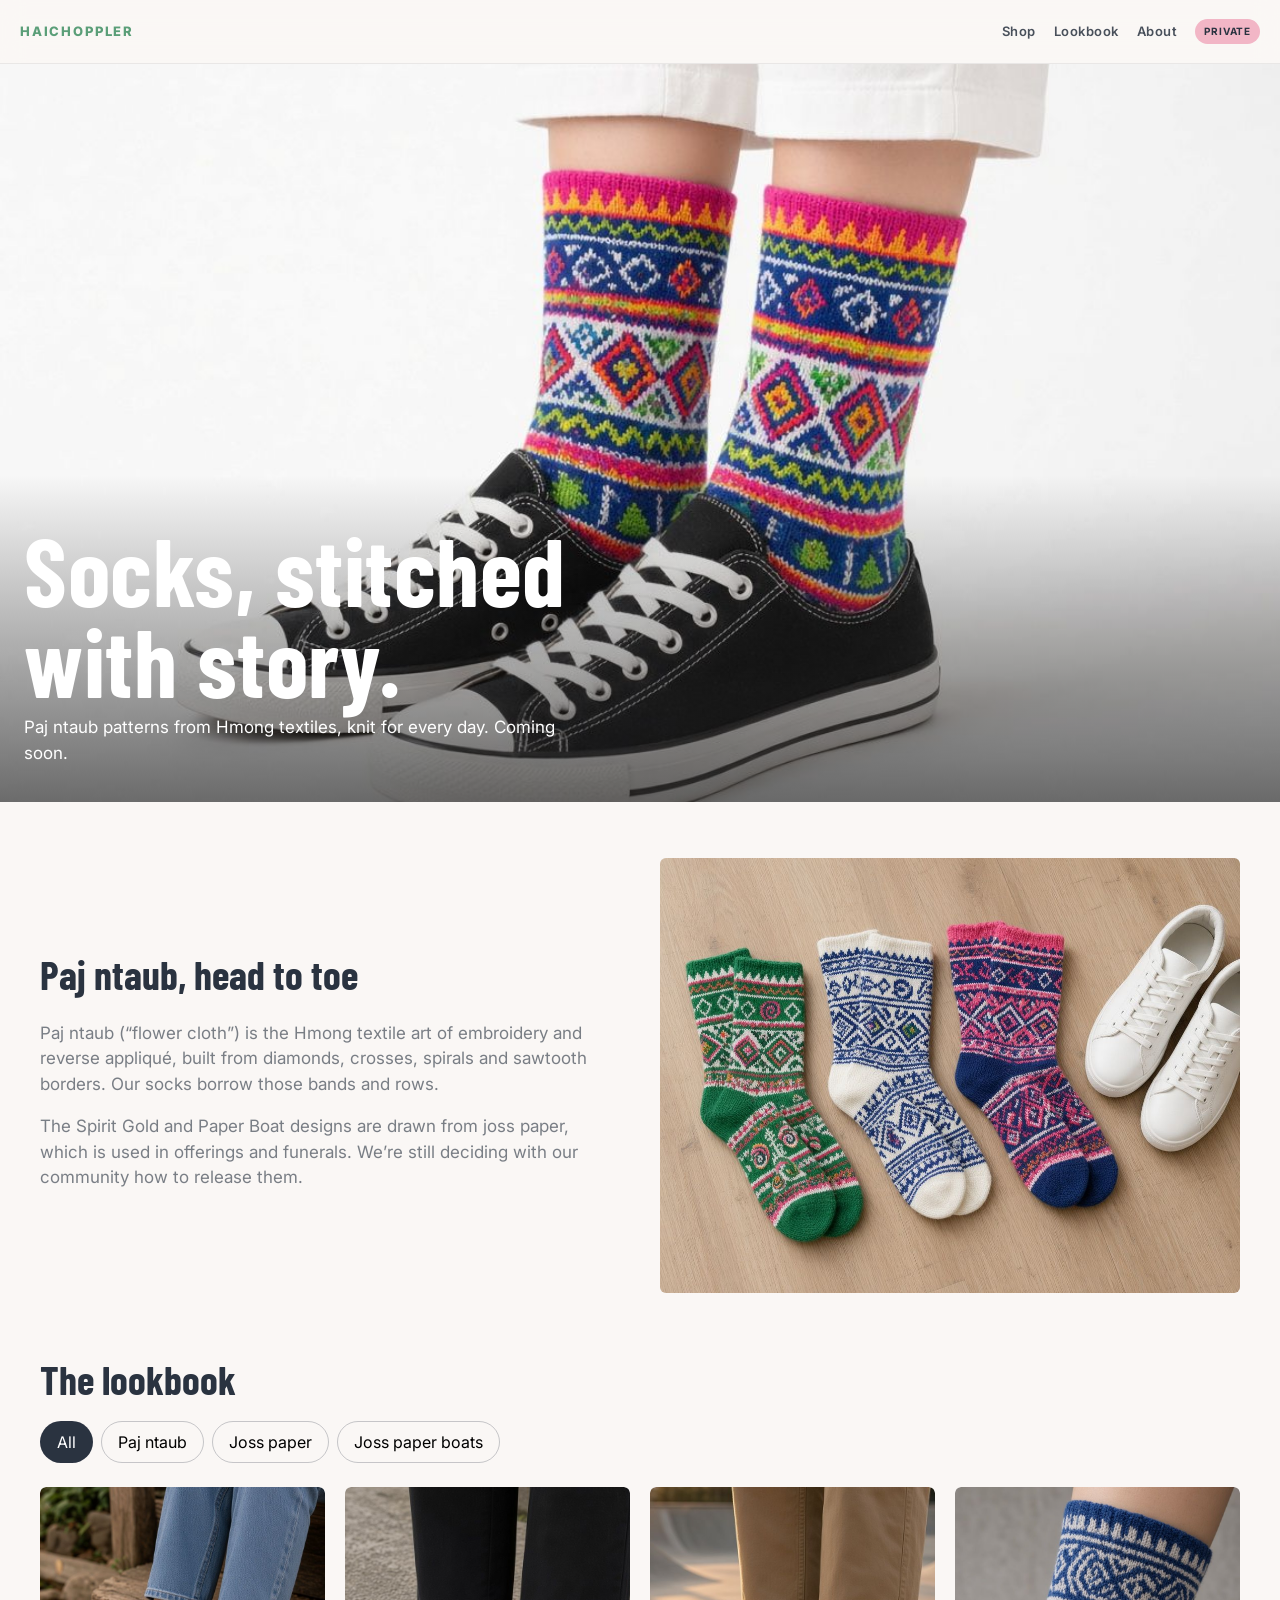
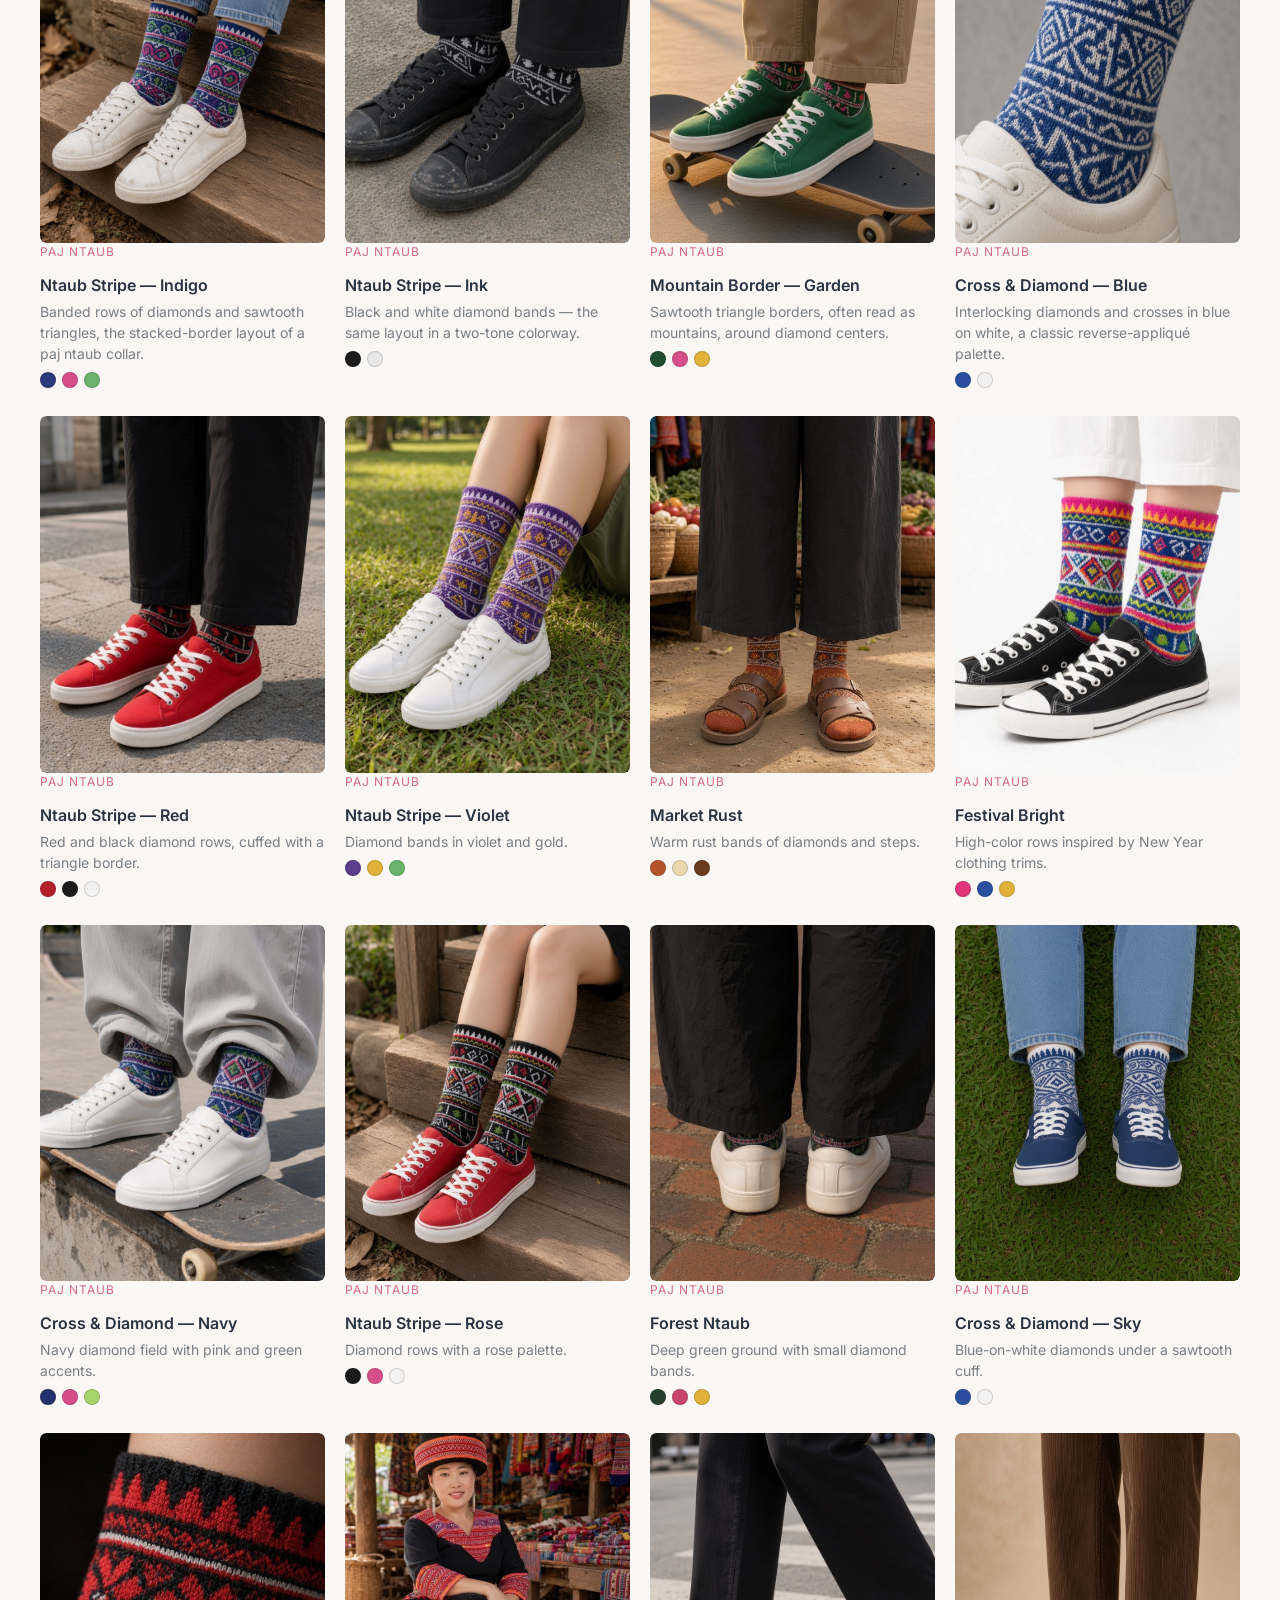
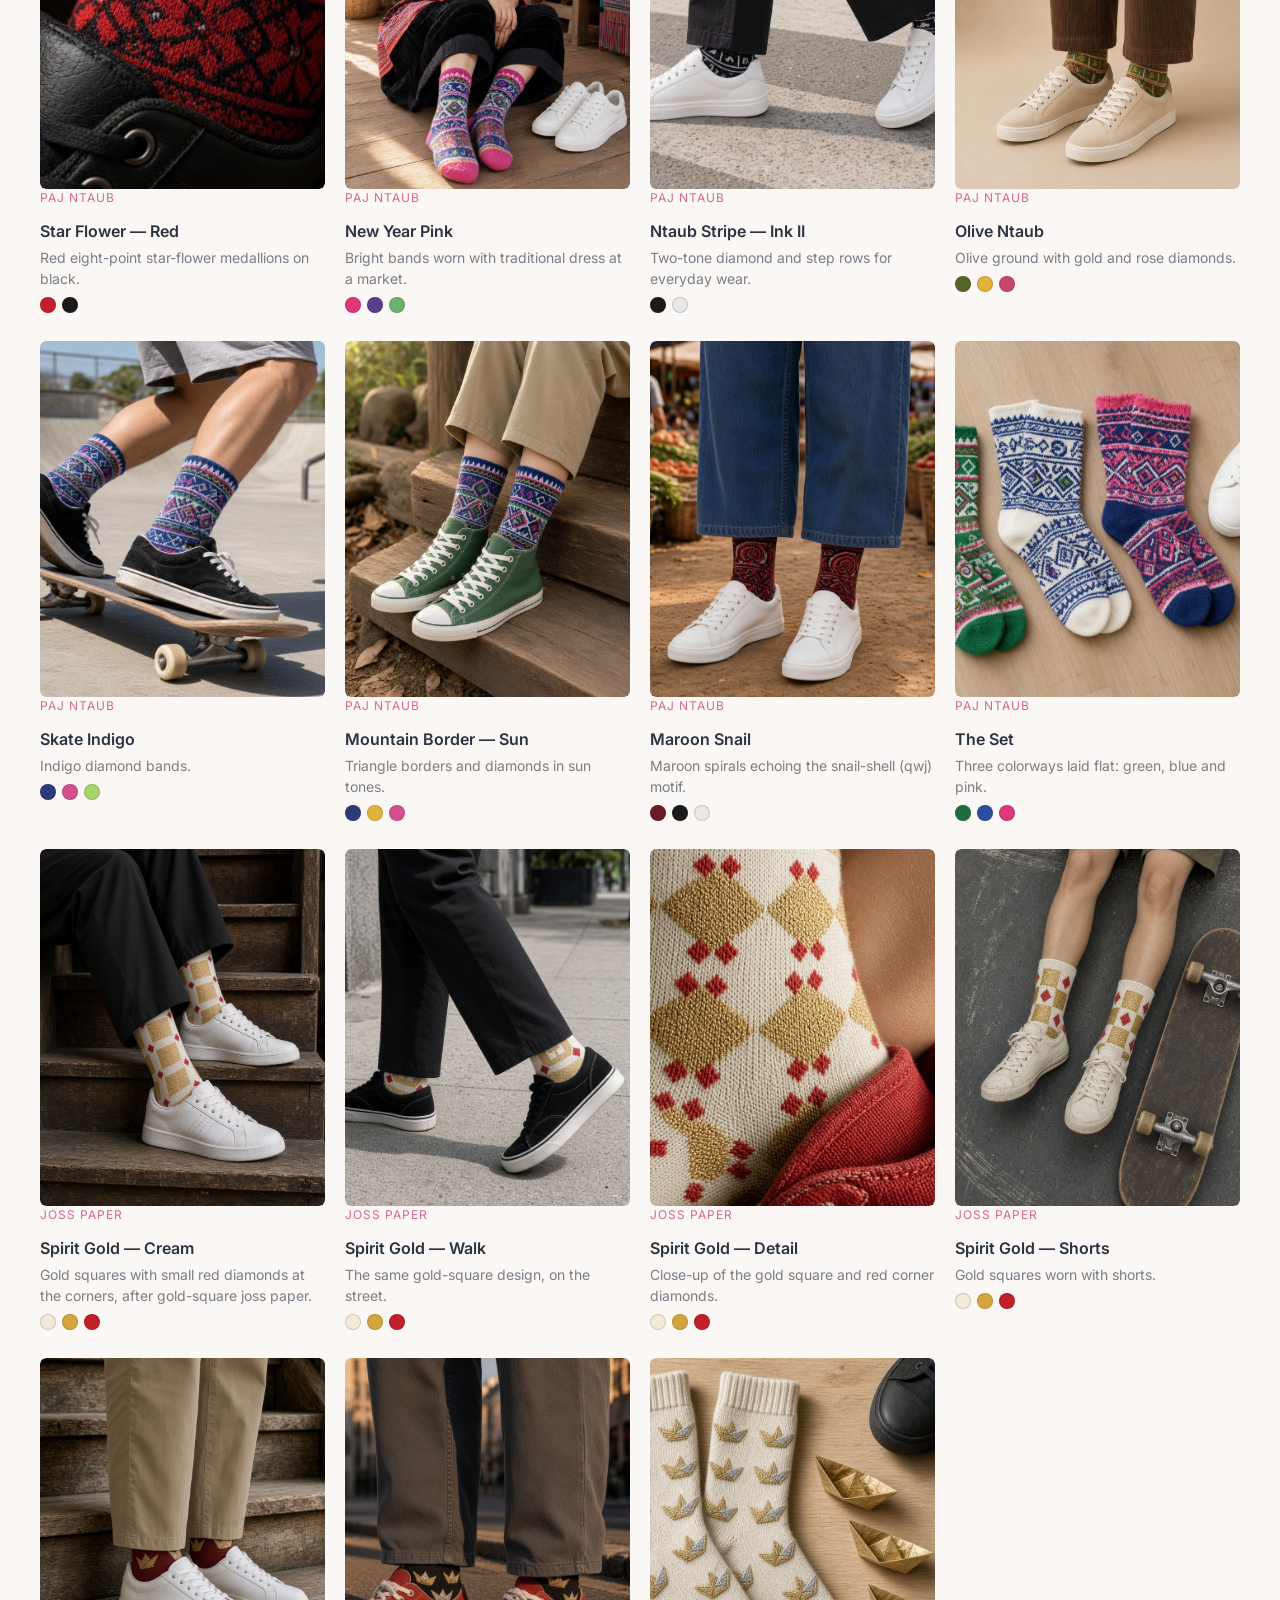
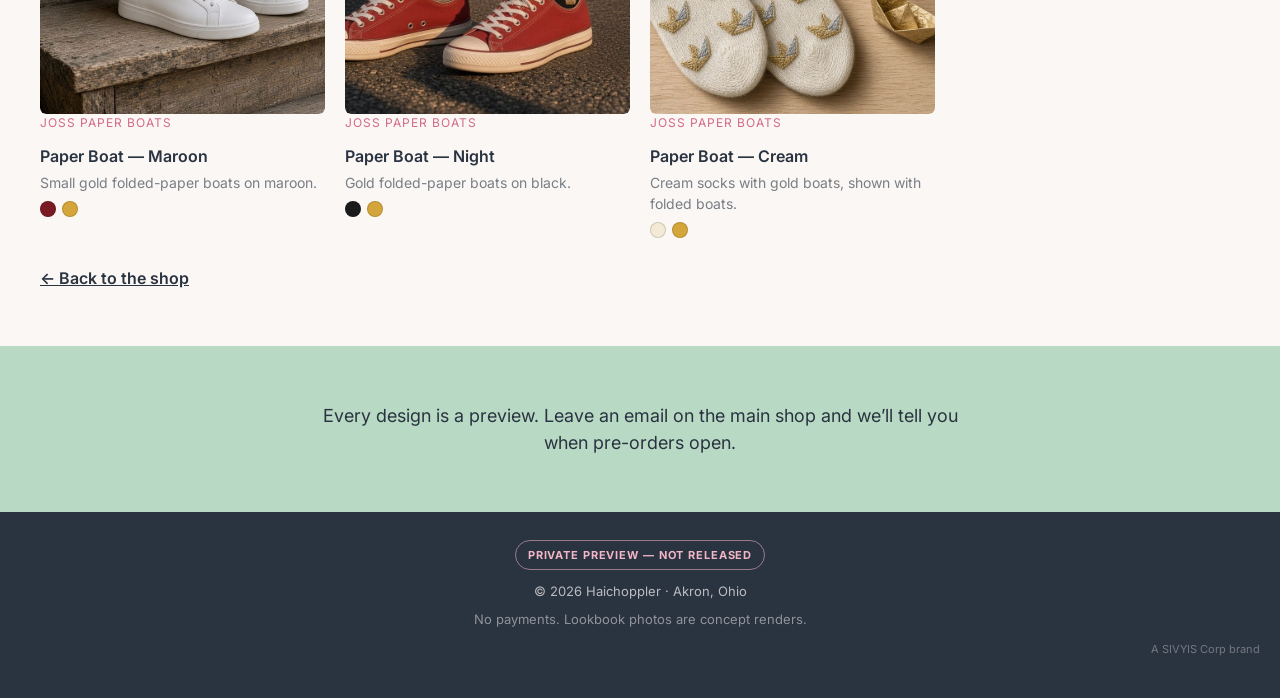
<file: socks.html>
<!DOCTYPE html>
<html lang="en">
<head>
<meta charset="utf-8" /><meta name="viewport" content="width=device-width, initial-scale=1" />
<meta name="robots" content="noindex, nofollow" />
<title>Socks — Haichoppler</title>
<link href="https://fonts.googleapis.com/css2?family=Barlow+Condensed:wght@600;700;800&family=Inter:wght@400;500;600;700&display=swap" rel="stylesheet" />
<link rel="stylesheet" href="css/styles.css" />
<style>
.sk{padding-top:var(--nav-h);background:var(--offwhite)}
.sk-hero{position:relative;height:min(82vh,760px);overflow:hidden}
.sk-hero img{width:100%;height:100%;object-fit:cover}
.sk-hero .t{position:absolute;left:0;right:0;bottom:0;padding:48px 24px 36px;background:linear-gradient(transparent,rgba(20,20,20,.62));color:#fff}
.sk-hero h1{font-family:"Barlow Condensed",sans-serif;font-size:clamp(44px,8vw,96px);margin:0;line-height:.95;letter-spacing:.5px}
.sk-hero p{max-width:560px;margin:10px 0 0;font-size:17px}
.sk-wrap{max-width:1240px;margin:0 auto;padding:56px 20px}
.sk-intro{display:grid;grid-template-columns:1fr 1fr;gap:40px;align-items:center}
.sk-intro h2,.sk-wrap h2{font-family:"Barlow Condensed",sans-serif;font-size:40px;margin:0 0 12px}
.sk-intro p{color:var(--muted);font-size:17px}
.sk-intro img{border-radius:6px}
.sk-filter{display:flex;gap:8px;flex-wrap:wrap;margin:0 0 24px}
.sk-filter button{border:1px solid rgba(42,51,64,.25);background:none;padding:8px 16px;border-radius:99px;cursor:pointer}
.sk-filter button.on{background:var(--ink);color:#fff}
.sk-grid{display:grid;grid-template-columns:repeat(auto-fill,minmax(260px,1fr));gap:28px 20px}
.sk-card img{aspect-ratio:4/5;object-fit:cover;object-position:50% 80%;width:100%;border-radius:6px;background:#eee;transition:transform .5s var(--ease)}
.sk-card .m{overflow:hidden;border-radius:6px}
.sk-card:hover img{transform:scale(1.03)}
.sk-card h3{font-size:16px;margin:12px 0 4px;font-weight:600}
.sk-card .f{font-size:12px;text-transform:uppercase;letter-spacing:1px;color:var(--pink-deep)}
.sk-card p{font-size:14px;color:var(--muted);margin:4px 0 8px}
.sw{display:flex;gap:6px}.sw i{width:16px;height:16px;border-radius:50%;border:1px solid rgba(0,0,0,.15)}
.sk-band{background:var(--green);padding:56px 20px;text-align:center}
.sk-band p{max-width:680px;margin:0 auto;font-size:18px}
.sk-back{display:inline-block;margin-top:28px;font-weight:600}
@media(max-width:760px){.sk-intro{grid-template-columns:1fr}}
</style>
</head>
<body>
<header class="nav is-scrolled" role="banner">
  <a class="nav-brand" href="index.html#top">HAICHOPPLER</a>
  <nav class="nav-links" aria-label="Primary">
    <a href="index.html#shop">Shop</a><a href="#lookbook">Lookbook</a><a class="nav-cta" href="index.html#about">About</a><span class="nav-badge">Private</span>
  </nav>
</header>
<main class="sk">
  <section class="sk-hero"><img src="img/socks/sock-08.jpg" alt="Hmong paj ntaub pattern socks with black sneakers" />
    <div class="t"><h1>Socks, stitched<br>with story.</h1><p>Paj ntaub patterns from Hmong textiles, knit for every day. Coming soon.</p></div></section>
  <section class="sk-wrap sk-intro">
    <div><h2>Paj ntaub, head to toe</h2>
      <p>Paj ntaub (“flower cloth”) is the Hmong textile art of embroidery and reverse appliqué, built from diamonds, crosses, spirals and sawtooth borders. Our socks borrow those bands and rows.</p>
      <p>The Spirit Gold and Paper Boat designs are drawn from joss paper, which is used in offerings and funerals. We’re still deciding with our community how to release them.</p></div>
    <img src="img/socks/sock-20.jpg" alt="Three Hmong textile sock colorways laid flat" loading="lazy" />
  </section>
  <section class="sk-wrap" id="lookbook" style="padding-top:0">
    <h2>The lookbook</h2>
    <div class="sk-filter" id="skf"></div>
    <div class="sk-grid" id="skg"></div>
    <a class="sk-back" href="index.html#socks">← Back to the shop</a>
  </section>
  <section class="sk-band"><p>Every design is a preview. Leave an email on the main shop and we’ll tell you when pre-orders open.</p></section>
</main>
<footer class="footer">
  <div class="private">Private preview — not released</div>
  <div>© 2026 Haichoppler · Akron, Ohio</div>
  <div style="margin-top:8px;opacity:0.7">No payments. Lookbook photos are concept renders.</div>
  <div style="text-align:right;font-size:11px;opacity:0.5;margin-top:12px">A SIVYIS Corp brand</div>
</footer>
<script src="js/socks.js"></script>
<script>
(function(){var g=document.getElementById('skg'),f=document.getElementById('skf'),fams=['All','paj ntaub','joss paper','joss paper boats'];
function draw(k){g.innerHTML='';HI_SOCKS.filter(function(s){return k==='All'||s.fam===k}).forEach(function(s){var a=document.createElement('article');a.className='sk-card';a.id='sock-'+s.n;
var num=('0'+s.n).slice(-2);a.innerHTML='<div class="m"><img loading="lazy" src="img/socks/sock-'+num+'.jpg" alt="'+s.name+' socks"></div><div class="f">'+s.fam+'</div><h3>'+s.name+'</h3><p>'+s.note+'</p><div class="sw">'+s.c.map(function(c){return '<i style="background:'+c+'"></i>'}).join('')+'</div>';g.appendChild(a)})}
fams.forEach(function(k,i){var b=document.createElement('button');b.textContent=k==='All'?'All':k.replace(/^./,function(c){return c.toUpperCase()});if(!i)b.className='on';b.onclick=function(){[].forEach.call(f.children,function(x){x.className=''});b.className='on';draw(k)};f.appendChild(b)});draw('All')})();
</script>
</body></html>
</file>
<file: css/styles.css>
/* Haichoppler private preview — light green / pink / off-white */
:root {
  --offwhite: #faf7f5;
  --offwhite-2: #f8f4f0;
  --green: #b8d9c4;
  --green-deep: #5a9e78;
  --pink: #f2b6c6;
  --pink-deep: #d46a8a;
  --blue: #6b9fd4;
  --blue-deep: #3d7eb8;
  --red: #d45a5a;
  --yellow: #e8c547;
  --ink: #2a3340;
  --white: #ffffff;
  --muted: rgba(42, 51, 64, 0.62);
  --nav-h: 64px;
  --ease: cubic-bezier(0.22, 1, 0.36, 1);
}

*, *::before, *::after { box-sizing: border-box; }
html { scroll-behavior: auto; }
body {
  margin: 0;
  font-family: Inter, system-ui, -apple-system, Segoe UI, Roboto, sans-serif;
  background: var(--offwhite);
  color: var(--ink);
  line-height: 1.5;
  overflow-x: hidden;
}
img { max-width: 100%; display: block; }
a { color: inherit; }
button, input { font: inherit; }

/* ——— Sticky nav ——— */
.nav {
  position: fixed;
  inset: 0 0 auto 0;
  height: var(--nav-h);
  z-index: 100;
  display: flex;
  align-items: center;
  justify-content: space-between;
  padding: 0 20px;
  background: rgba(250, 247, 245, 0.88);
  backdrop-filter: blur(12px);
  -webkit-backdrop-filter: blur(12px);
  border-bottom: 1px solid transparent;
  transition: background 0.45s var(--ease), border-color 0.45s, color 0.45s;
  color: var(--ink);
}
.nav.is-scrolled {
  border-bottom-color: rgba(42, 51, 64, 0.08);
}
.nav[data-theme="pink"] {
  background: rgba(212, 106, 138, 0.92);
  color: var(--offwhite);
  border-bottom-color: rgba(255,255,255,0.12);
}
.nav[data-theme="green"] {
  background: rgba(90, 158, 120, 0.92);
  color: var(--offwhite);
  border-bottom-color: rgba(255,255,255,0.12);
}
.nav[data-theme="blue"] {
  background: rgba(61, 126, 184, 0.92);
  color: var(--offwhite);
  border-bottom-color: rgba(255,255,255,0.12);
}
.nav[data-theme="ink"] {
  background: rgba(42, 51, 64, 0.9);
  color: var(--offwhite);
  border-bottom-color: rgba(255,255,255,0.08);
}
.nav-brand {
  display: flex;
  align-items: center;
  gap: 10px;
  text-decoration: none;
  font-weight: 800;
  letter-spacing: 0.14em;
  font-size: 13px;
  color: var(--green-deep);
}
.nav[data-theme="pink"] .nav-brand,
.nav[data-theme="green"] .nav-brand,
.nav[data-theme="blue"] .nav-brand,
.nav[data-theme="ink"] .nav-brand {
  color: var(--offwhite);
}
.nav-brand svg {
  width: 28px;
  height: 28px;
  flex-shrink: 0;
  shape-rendering: geometricPrecision;
  overflow: visible;
}
.nav-links {
  display: flex;
  gap: 18px;
  align-items: center;
}
.nav-links a {
  text-decoration: none;
  font-size: 13px;
  font-weight: 600;
  letter-spacing: 0.04em;
  opacity: 0.85;
}
.nav-links a:hover { opacity: 1; }
.nav-badge {
  font-size: 10px;
  font-weight: 700;
  letter-spacing: 0.08em;
  text-transform: uppercase;
  padding: 5px 9px;
  border-radius: 99px;
  background: var(--pink);
  color: var(--ink);
  white-space: nowrap;
}
.nav[data-theme="pink"] .nav-badge,
.nav[data-theme="green"] .nav-badge,
.nav[data-theme="blue"] .nav-badge,
.nav[data-theme="ink"] .nav-badge {
  background: rgba(250, 247, 245, 0.95);
  color: var(--ink);
}
@media (max-width: 640px) {
  .nav-links a:not(.nav-cta) { display: none; }
  .nav { padding: 0 14px; }
}

/* ——— Hero ——— */
.hero {
  min-height: 100vh;
  min-height: 100dvh;
  padding: calc(var(--nav-h) + 32px) 24px 80px;
  display: grid;
  place-items: center;
  text-align: center;
  position: relative;
  background: var(--offwhite);
  overflow: hidden;
}
.hero-bg {
  position: absolute;
  inset: 0;
  background:
    radial-gradient(ellipse 80% 55% at 50% 18%, rgba(242, 182, 198, 0.45), transparent 58%),
    radial-gradient(ellipse 55% 40% at 12% 75%, rgba(184, 217, 196, 0.5), transparent 55%),
    radial-gradient(ellipse 40% 35% at 90% 70%, rgba(107, 159, 212, 0.18), transparent 50%),
    linear-gradient(180deg, var(--offwhite), var(--offwhite-2));
  z-index: 0;
  transition: opacity 0.6s var(--ease);
}
.hero-pattern {
  position: absolute;
  inset: auto 0 0 0;
  height: 38%;
  background-image: url("../img/paj-ntaub-texture.jpg");
  background-size: cover;
  background-position: center 35%;
  opacity: 0.12;
  mask-image: linear-gradient(to top, rgba(0,0,0,0.85), transparent);
  -webkit-mask-image: linear-gradient(to top, rgba(0,0,0,0.85), transparent);
  pointer-events: none;
  z-index: 0;
}
.hero-inner { position: relative; z-index: 1; max-width: 900px; }
.logo-mark {
  width: min(168px, 38vw);
  height: auto;
  margin: 0 auto 28px;
  overflow: visible;
  shape-rendering: geometricPrecision;
  animation: floatMark 4.5s ease-in-out infinite;
}
@keyframes floatMark {
  0%, 100% { transform: translateY(0); }
  50% { transform: translateY(-10px); }
}
.hero h1 {
  font-family: "Barlow Condensed", Anton, Impact, sans-serif;
  font-weight: 800;
  font-size: clamp(3.2rem, 12vw, 7.5rem);
  line-height: 0.9;
  letter-spacing: 0.04em;
  margin: 0 0 18px;
  color: var(--ink);
}
.hero-tag {
  font-size: clamp(1.05rem, 2.4vw, 1.35rem);
  color: var(--muted);
  max-width: 28em;
  margin: 0 auto 28px;
}
.hero-meta {
  display: inline-flex;
  gap: 10px;
  flex-wrap: wrap;
  justify-content: center;
  font-size: 12px;
  font-weight: 700;
  letter-spacing: 0.12em;
  text-transform: uppercase;
  color: var(--ink);
}
.hero-meta span {
  padding: 6px 12px;
  border-radius: 99px;
  background: rgba(90, 158, 120, 0.14);
}
.hero-meta span:nth-child(2) {
  background: rgba(212, 106, 138, 0.14);
}
.hero-meta span:nth-child(3) {
  background: rgba(107, 159, 212, 0.14);
}
.scroll-cue {
  position: absolute;
  bottom: 28px;
  left: 50%;
  transform: translateX(-50%);
  z-index: 2;
  display: flex;
  flex-direction: column;
  align-items: center;
  gap: 8px;
  font-size: 11px;
  font-weight: 700;
  letter-spacing: 0.18em;
  text-transform: uppercase;
  color: var(--muted);
  animation: cuePulse 2.2s ease-in-out infinite;
}
.scroll-cue .bar {
  width: 1px;
  height: 36px;
  background: linear-gradient(to bottom, var(--pink-deep), transparent);
}
@keyframes cuePulse {
  0%, 100% { opacity: 0.55; transform: translateX(-50%) translateY(0); }
  50% { opacity: 1; transform: translateX(-50%) translateY(6px); }
}

/* ——— Story / scroll craft ——— */
.story {
  position: relative;
  background: var(--offwhite);
}
.story-scrub {
  background: var(--ink);
}
.story-pin {
  height: 100vh;
  height: 100dvh;
  position: sticky;
  top: 0;
  display: grid;
  place-items: center;
  overflow: hidden;
  color: var(--offwhite);
  background: var(--ink);
}
.story-words {
  position: relative;
  width: min(96vw, 1100px);
  height: clamp(5rem, 22vw, 14rem);
  margin: 0 auto;
  display: grid;
  place-items: center;
}
.story-word {
  grid-area: 1 / 1;
  font-family: "Barlow Condensed", Anton, Impact, sans-serif;
  font-weight: 800;
  font-size: clamp(4rem, 18vw, 12rem);
  line-height: 0.85;
  letter-spacing: 0.02em;
  text-align: center;
  margin: 0;
  text-transform: uppercase;
  will-change: transform, opacity;
}
.story-word:nth-child(1) { color: var(--pink); }
.story-word:nth-child(2) { color: var(--green); }
.story-word:nth-child(3) { color: var(--blue); }
.story-sub {
  position: absolute;
  bottom: 12%;
  left: 50%;
  transform: translateX(-50%);
  width: min(90%, 520px);
  text-align: center;
  font-size: 1rem;
  opacity: 0.85;
  margin: 0;
}
.story-panels {
  position: relative;
  z-index: 2;
}
.story-panel {
  min-height: 85vh;
  display: grid;
  place-items: center;
  padding: 80px 24px;
  text-align: center;
  transition: background-color 0.5s var(--ease);
}
.story-panel h2 {
  font-family: "Barlow Condensed", Anton, Impact, sans-serif;
  font-weight: 800;
  font-size: clamp(2.6rem, 9vw, 5.5rem);
  line-height: 0.95;
  letter-spacing: 0.03em;
  margin: 0 0 16px;
  text-transform: uppercase;
}
.story-panel p {
  max-width: 34em;
  margin: 0 auto;
  font-size: clamp(1rem, 2vw, 1.2rem);
  opacity: 0.92;
}
.panel-cream { background: var(--offwhite); color: var(--ink); }
.panel-pink { background: var(--pink); color: var(--ink); }
.panel-green { background: var(--green); color: var(--ink); }
.panel-blue { background: var(--blue); color: var(--offwhite); }
.panel-red { background: var(--red); color: var(--offwhite); }
.panel-yellow { background: var(--yellow); color: var(--ink); }
.panel-ink { background: var(--ink); color: var(--offwhite); }

/* Mask reveal — large vector surface, scale DOWN→UP stays sharp (no blur filter on mark) */
.mask-section {
  position: relative;
  height: 180vh;
  background: var(--ink);
}
.mask-sticky {
  position: sticky;
  top: 0;
  height: 100vh;
  height: 100dvh;
  display: grid;
  place-items: center;
  overflow: hidden;
}
.mask-expand {
  /* Sized near viewport so final scale≈1 is crisp; we scale up from small, not 18× a tiny bitmap */
  width: min(140vmax, 1800px);
  height: min(140vmax, 1800px);
  border-radius: 50%;
  background:
    radial-gradient(circle at 35% 30%, #ffe8ee 0%, var(--pink) 38%, var(--green) 78%, var(--green-deep) 100%);
  display: grid;
  place-items: center;
  transform-origin: center center;
  /* no will-change: avoids low-res GPU texture blur while scaling */
  box-shadow: 0 0 80px rgba(242, 182, 198, 0.25);
}
.mask-expand svg.mask-mark {
  width: 28%;
  height: auto;
  overflow: visible;
  shape-rendering: geometricPrecision;
  /* Keep mark crystal-clear — never apply filter:blur to this SVG */
  filter: none !important;
}
.mask-copy {
  position: absolute;
  inset: 0;
  display: grid;
  place-items: center;
  padding: 24px;
  text-align: center;
  color: var(--ink);
  opacity: 0;
  pointer-events: none;
}
.mask-copy h2 {
  font-family: "Barlow Condensed", Anton, Impact, sans-serif;
  font-size: clamp(2.4rem, 8vw, 4.5rem);
  line-height: 0.95;
  margin: 0 0 12px;
  text-transform: uppercase;
  letter-spacing: 0.03em;
}
.mask-copy p { max-width: 28em; margin: 0 auto; opacity: 0.88; }

/* ——— Shop ——— */
.shop {
  padding: 100px 24px 80px;
  background: var(--offwhite);
  color: var(--ink);
}
.shop-head {
  max-width: 1100px;
  margin: 0 auto 40px;
  display: flex;
  flex-wrap: wrap;
  align-items: end;
  justify-content: space-between;
  gap: 16px;
}
.shop-head h2 {
  font-family: "Barlow Condensed", Anton, Impact, sans-serif;
  font-size: clamp(2.8rem, 8vw, 4.5rem);
  line-height: 0.9;
  letter-spacing: 0.03em;
  margin: 0;
  text-transform: uppercase;
  color: var(--green-deep);
}
.shop-head p { margin: 0; max-width: 28em; color: var(--muted); }
.grid {
  max-width: 1100px;
  margin: 0 auto;
  display: grid;
  grid-template-columns: repeat(auto-fill, minmax(280px, 1fr));
  gap: 22px;
}
.shop-cat {
  grid-column: 1 / -1;
  margin: 10px 0 0;
  font-family: "Barlow Condensed", Anton, Impact, sans-serif;
  font-weight: 700;
  font-size: clamp(1.5rem, 3vw, 2rem);
  letter-spacing: 0.06em;
  text-transform: uppercase;
  color: var(--green-deep);
  line-height: 1;
}
.card {
  background: var(--white);
  border-radius: 18px;
  overflow: hidden;
  box-shadow: 0 10px 30px rgba(42, 51, 64, 0.07);
  display: flex;
  flex-direction: column;
  border: 1px solid rgba(42, 51, 64, 0.06);
  transition: transform 0.35s var(--ease), box-shadow 0.35s var(--ease);
}
.card:hover {
  transform: translateY(-4px);
  box-shadow: 0 16px 40px rgba(42, 51, 64, 0.11);
}
.card-media {
  aspect-ratio: 1;
  background: var(--offwhite-2);
  position: relative;
  overflow: hidden;
}
.card-media img {
  width: 100%;
  height: 100%;
  object-fit: cover;
}
.card-media.deck-shot {
  background: #e7e4e1;
}
.card-media.deck-shot img {
  object-fit: contain;
}
.tee-open {
  display: flex;
  flex-direction: column;
  flex: 1;
  color: inherit;
  text-decoration: none;
}
.tee-view {
  align-self: flex-start;
  margin-top: 8px;
  border-radius: 10px;
  padding: 10px 14px;
  background: var(--pink-deep);
  color: #fff;
  font-weight: 700;
}
.tee-dialog {
  width: min(1100px, calc(100% - 28px));
  max-height: calc(100dvh - 28px);
  margin: auto;
  padding: 0 0 8px;
  border: 0;
  border-radius: 18px;
  background: var(--offwhite);
  color: var(--ink);
  box-shadow: 0 24px 80px rgba(42, 51, 64, 0.28);
  overflow: auto;
}
.tee-dialog::backdrop {
  background: rgba(42, 51, 64, 0.55);
}
.tee-dialog-bar {
  position: sticky;
  top: 0;
  z-index: 1;
  display: flex;
  align-items: flex-end;
  justify-content: space-between;
  gap: 16px;
  padding: 22px 22px 12px;
  background: var(--offwhite);
}
.tee-dialog-bar h2 {
  margin: 0;
  font-family: "Barlow Condensed", Anton, Impact, sans-serif;
  font-size: clamp(2rem, 5vw, 3.2rem);
  font-weight: 700;
  line-height: 0.9;
  letter-spacing: 0.03em;
  text-transform: uppercase;
  color: var(--green-deep);
}
.tee-dialog-bar p {
  margin: 8px 0 0;
  max-width: 36em;
  color: var(--muted);
  font-size: 0.95rem;
}
.tee-close {
  border: 0;
  border-radius: 10px;
  padding: 10px 14px;
  background: var(--ink);
  color: var(--offwhite);
  font: inherit;
  font-weight: 700;
  cursor: pointer;
  white-space: nowrap;
}
.tee-dialog .grid {
  padding: 8px 22px 22px;
}
.tee-dialog .card {
  scroll-margin-top: 96px;
}
@media (max-width: 640px) {
  .tee-dialog-bar { align-items: stretch; flex-direction: column; }
  .tee-close { align-self: flex-start; }
}
.card-media .placeholder {
  width: 100%;
  height: 100%;
}
.card-body { padding: 18px 18px 20px; display: flex; flex-direction: column; gap: 8px; flex: 1; }
.tag {
  align-self: flex-start;
  display: inline-block;
  font-size: 11px;
  font-weight: 700;
  letter-spacing: 0.06em;
  text-transform: uppercase;
  padding: 4px 9px;
  border-radius: 99px;
  background: var(--green-deep);
  color: #fff;
}
.tag.soon { background: var(--ink); }
.tag.pre { background: var(--pink-deep); }
.card h3 {
  margin: 0;
  font-size: 1.2rem;
  letter-spacing: -0.01em;
}
.price {
  color: var(--pink-deep);
  font-weight: 800;
  font-size: 1.25rem;
}
.card p {
  margin: 0;
  font-size: 0.92rem;
  color: var(--muted);
  flex: 1;
}
.notify {
  display: flex;
  gap: 8px;
  margin-top: 8px;
}
.notify input {
  flex: 1;
  min-width: 0;
  padding: 10px 12px;
  border: 1px solid rgba(42, 51, 64, 0.16);
  border-radius: 10px;
  background: var(--offwhite);
}
.notify button {
  border: 0;
  border-radius: 10px;
  padding: 10px 14px;
  background: var(--pink-deep);
  color: #fff;
  font-weight: 700;
  cursor: pointer;
  white-space: nowrap;
}
.notify button:hover { filter: brightness(1.05); }
.ok {
  display: none;
  color: var(--green-deep);
  font-weight: 600;
  font-size: 0.9rem;
  margin-top: 4px;
}
.ok.show { display: block; }

/* ——— About ——— */
.about {
  padding: 100px 24px;
  background: linear-gradient(160deg, var(--green) 0%, var(--green-deep) 55%, #4a8a68 100%);
  color: var(--offwhite);
  text-align: center;
}
.about-inner { max-width: 720px; margin: 0 auto; }
.about .mark {
  width: 72px;
  margin: 0 auto 22px;
  overflow: visible;
  shape-rendering: geometricPrecision;
}
.about h2 {
  font-family: "Barlow Condensed", Anton, Impact, sans-serif;
  font-size: clamp(2.4rem, 7vw, 3.8rem);
  line-height: 0.95;
  letter-spacing: 0.04em;
  text-transform: uppercase;
  margin: 0 0 16px;
}
.about p { margin: 0 auto 12px; max-width: 36em; opacity: 0.95; font-size: 1.05rem; }
.about .meta {
  margin-top: 28px;
  font-size: 12px;
  font-weight: 700;
  letter-spacing: 0.16em;
  text-transform: uppercase;
  color: var(--yellow);
}

/* ——— Footer ——— */
.footer {
  padding: 28px 20px 40px;
  background: var(--ink);
  color: rgba(250, 247, 245, 0.7);
  text-align: center;
  font-size: 13px;
}
.footer .private {
  display: inline-block;
  margin-bottom: 12px;
  padding: 6px 12px;
  border-radius: 99px;
  border: 1px solid rgba(242, 182, 198, 0.55);
  color: var(--pink);
  font-weight: 700;
  letter-spacing: 0.08em;
  text-transform: uppercase;
  font-size: 11px;
}
.stripe {
  height: 8px;
  background: repeating-linear-gradient(
    90deg,
    var(--pink) 0 22px,
    var(--green) 22px 44px,
    var(--offwhite) 44px 56px,
    var(--blue) 56px 70px,
    var(--red) 70px 82px,
    var(--yellow) 82px 90px
  );
}

/* Reduced motion */
@media (prefers-reduced-motion: reduce) {
  .logo-mark, .scroll-cue { animation: none; }
  * { scroll-behavior: auto !important; }
}
</file>
